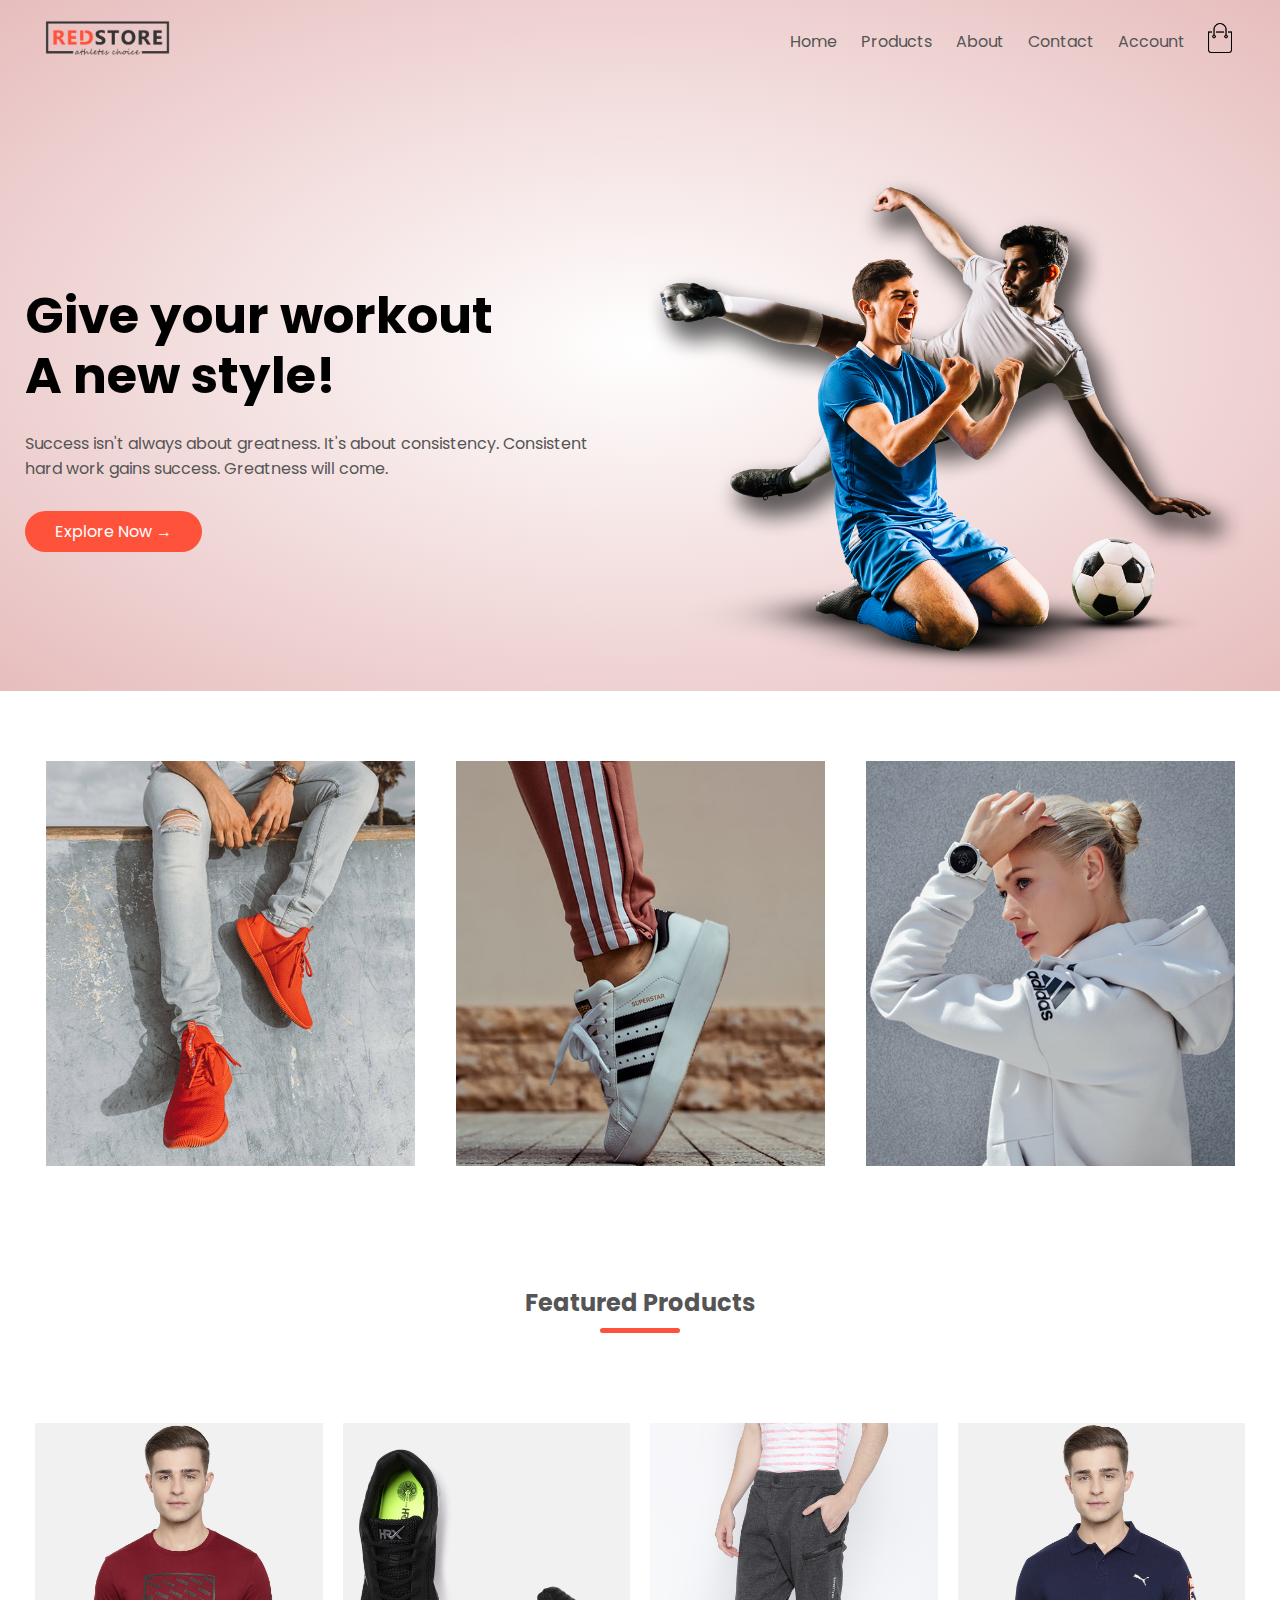
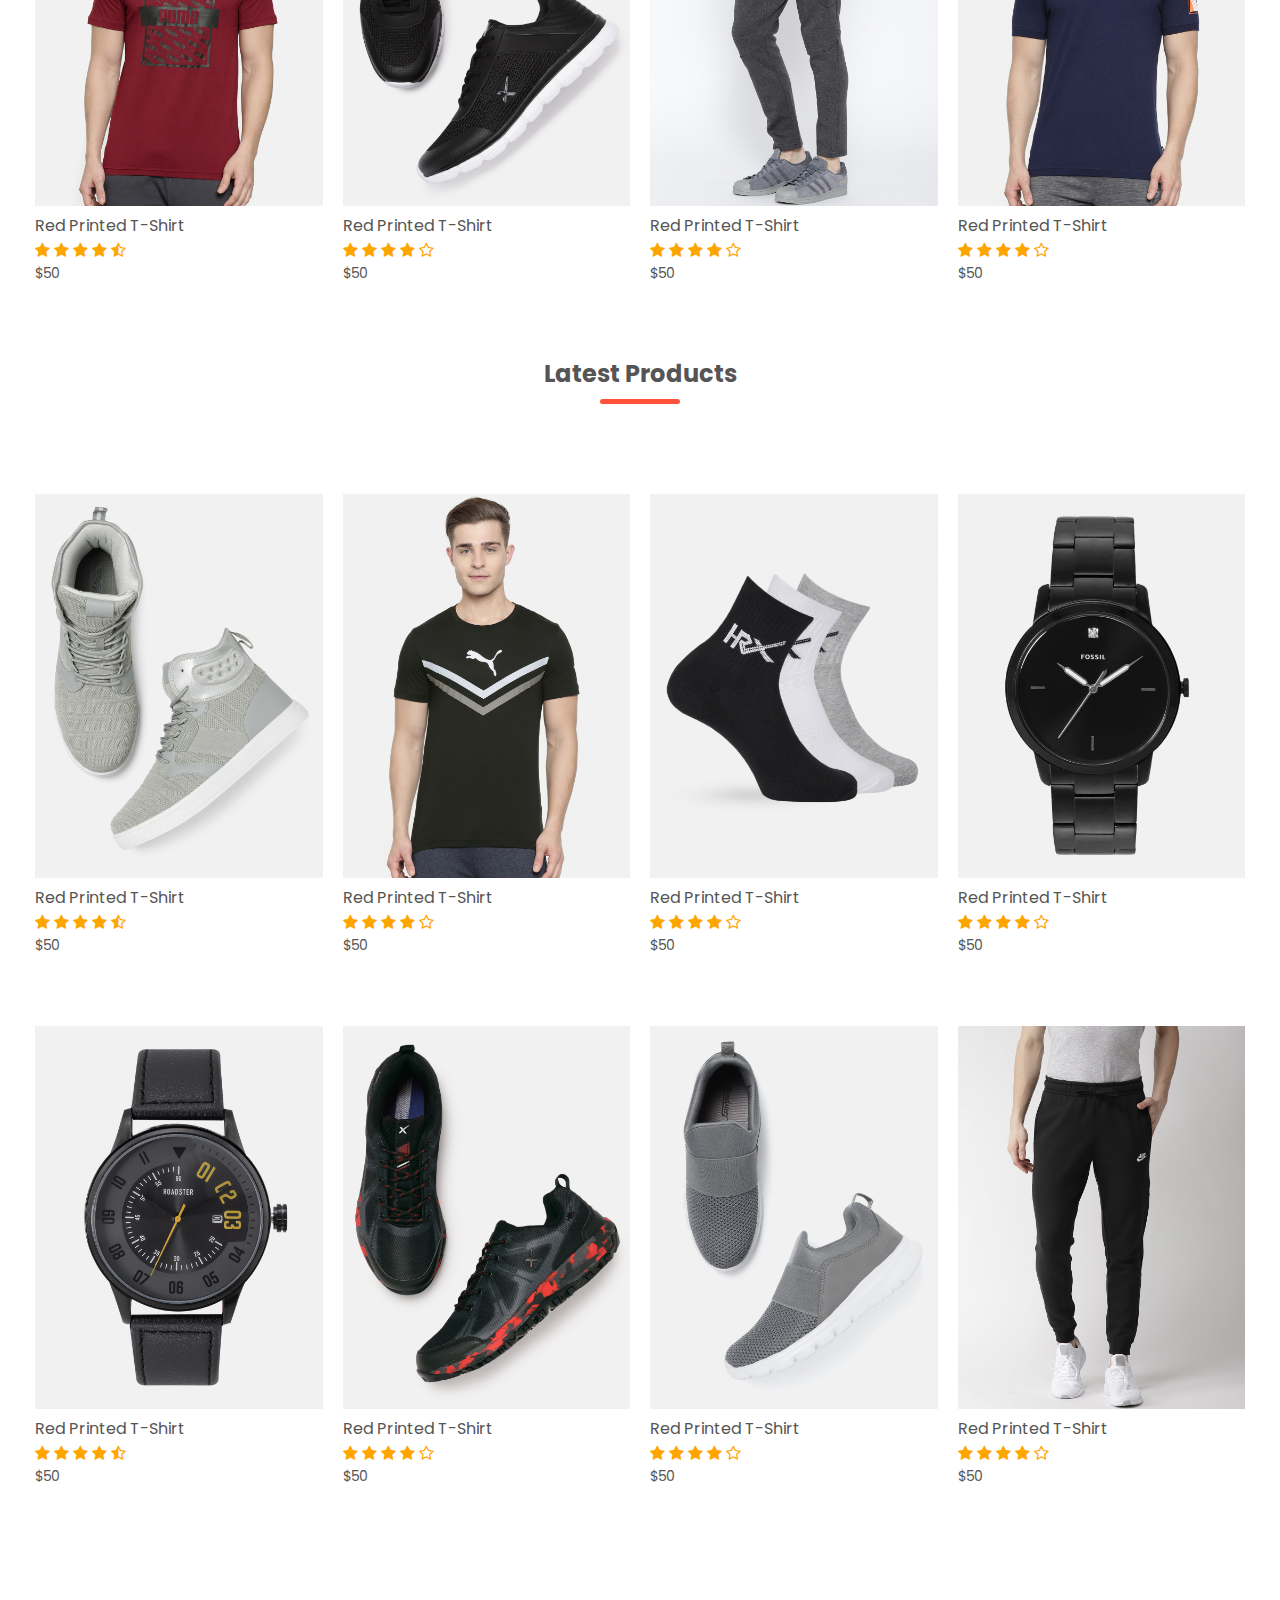
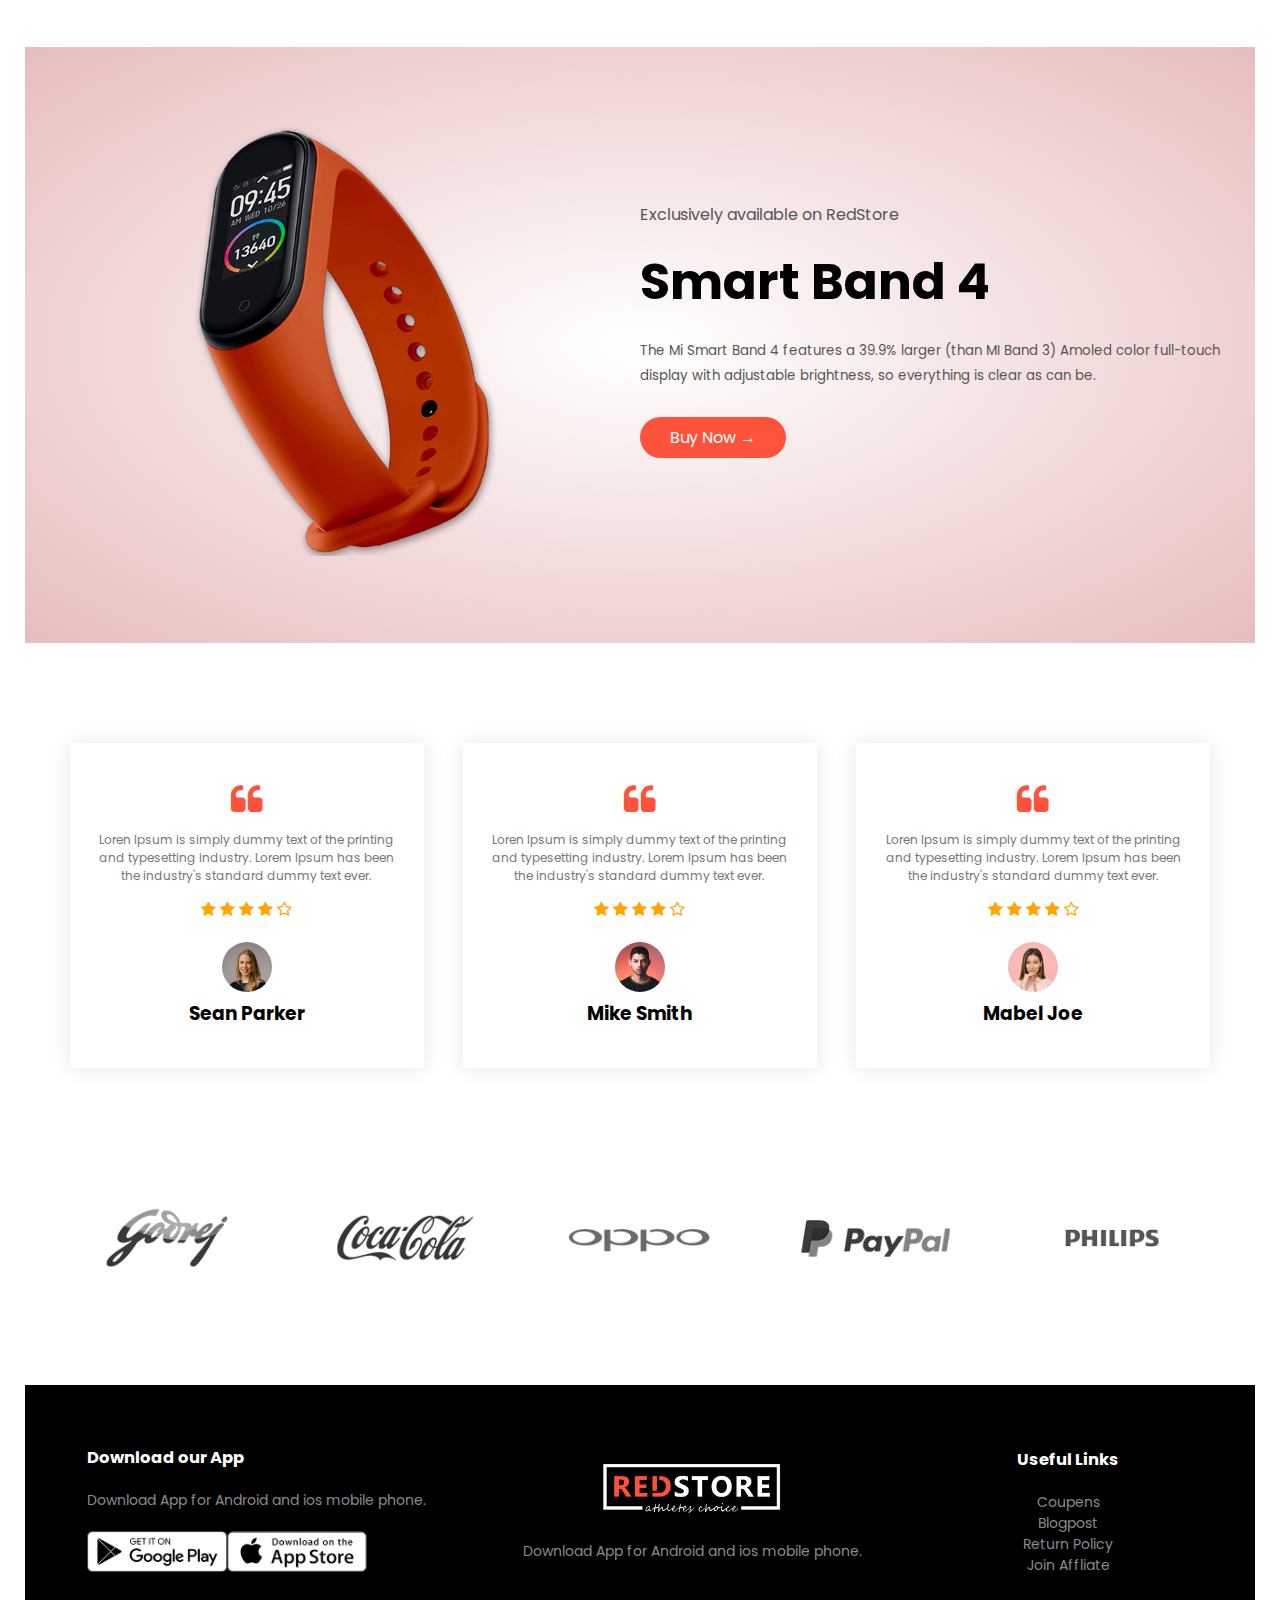
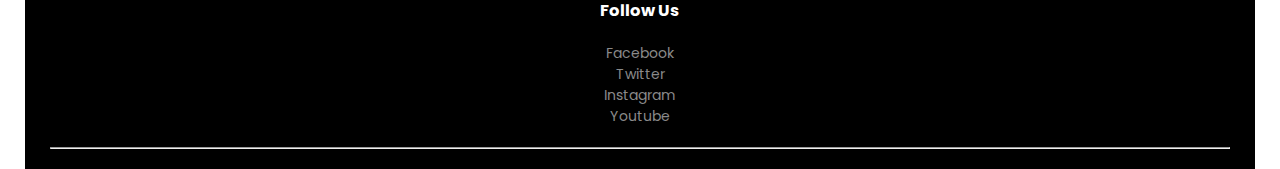
<file: index.html>
<!DOCTYPE html>
<html lang="en">
  <head>
    <meta charset="UTF-8" />
    <meta name="'viewport" content="width=device-width , initial-scale=1.0"> 
    <meta http-equiv="X-UA-Compatible" content="IE=edge" />
    <meta name="viewport" content="width=device-width, initial-scale=1.0" />
    <title>RedStore | Ecommerce Website</title>
    <link rel="stylesheet" href="style.css" />
    <link rel="preconnect" href="https://fonts.googleapis.com" />
    <link rel="preconnect" href="https://fonts.gstatic.com" crossorigin />
    <link
      href="https://fonts.googleapis.com/css2?family=Poppins:wght@300;400;500;600&display=swap"
      rel="stylesheet"
    />
    <link
      rel="stylesheet"
      href="https://cdnjs.cloudflare.com/ajax/libs/font-awesome/4.7.0/css/font-awesome.min.css"
    />
  </head>
  <body>
    <div class="header">
      <div class="container">
        <div class="navbar">
          <div class="logo">
            <a href="index.html"><img src="images/logo.png" width="125px" /></a>
          </div>
          <nav>
            <ul id="MenuItems">
              <li><a href="index.html">Home</a></li>
              <li><a href="products.html">Products</a></li>
              <li><a href="">About</a></li>
              <li><a href="">Contact</a></li>
              

              <li><a href="account.html">Account</a></li>
            </ul>
          </nav>
          <a href="cart.html"><img src="images/cart.png" width="30px" height="30px" /></a>
          <img src="images/menu.png" class="menu-icon" onclick="menutoggle()" />
        </div>
        <div class="row">
          <div class="col-2">
            <h1>
              Give your workout <br />
              A new style!
            </h1>
            <p>
              Success isn't always about greatness. It's about consistency.
              Consistent <br />
              hard work gains success. Greatness will come.
            </p>
            <a href="" class="btn">Explore Now &#8594;</a>
          </div>
          <div class="col-2"><img src="images/image1.png" alt="" /></div>
        </div>
      </div>
    </div>
    <!-- featured categories -->
    <div class="categories">
      <div class="small-container">
        <div class="row">
          <div class="col-3">
            <img src="images/category-1.jpg" />
          </div>
          <div class="col-3">
            <img src="images/category-2.jpg" />
          </div>
          <div class="col-3">
            <img src="images/category-3.jpg" />
          </div>
        </div>
      </div>
    </div>

    <!-- featured products -->
    <div class="small-container">
      <h2 class="title">Featured Products</h2>
      <div class="row">
        <div class="col-4"  >
          <a href="product-details.html"><img src="images/product-1.jpg" /></a>
          <a href="product-details.html"><h4 >Red Printed T-Shirt</h4></a>

          <div class="rating">
            <i class="fa fa-star"></i>
            <i class="fa fa-star"></i>
            <i class="fa fa-star"></i>
            <i class="fa fa-star"></i>
            <i class="fa fa-star-half-o"></i>
          </div>
          <p>$50</p>
        </div>
        <div class="col-4">
          <img src="images/product-2.jpg" />
          <h4>Red Printed T-Shirt</h4>

          <div class="rating">
            <i class="fa fa-star"></i>
            <i class="fa fa-star"></i>
            <i class="fa fa-star"></i>
            <i class="fa fa-star"></i>
            <i class="fa fa-star-o"></i>
          </div>
          <p>$50</p>
        </div>
        <div class="col-4">
          <img src="images/product-3.jpg" />
          <h4>Red Printed T-Shirt</h4>

          <div class="rating">
            <i class="fa fa-star"></i>
            <i class="fa fa-star"></i>
            <i class="fa fa-star"></i>
            <i class="fa fa-star"></i>
            <i class="fa fa-star-o"></i>
          </div>
          <p>$50</p>
        </div>
        <div class="col-4">
          <img src="images/product-4.jpg" />
          <h4>Red Printed T-Shirt</h4>

          <div class="rating">
            <i class="fa fa-star"></i>
            <i class="fa fa-star"></i>
            <i class="fa fa-star"></i>
            <i class="fa fa-star"></i>
            <i class="fa fa-star-o"></i>
          </div>
          <p>$50</p>
        </div>
      </div>
      <h2 class="title">Latest Products</h2>
      <div class="row">
        <div class="col-4">
          <img src="images/product-5.jpg" />
          <h4>Red Printed T-Shirt</h4>

          <div class="rating">
            <i class="fa fa-star"></i>
            <i class="fa fa-star"></i>
            <i class="fa fa-star"></i>
            <i class="fa fa-star"></i>
            <i class="fa fa-star-half-o"></i>
          </div>
          <p>$50</p>
        </div>
        <div class="col-4">
          <img src="images/product-6.jpg" />
          <h4>Red Printed T-Shirt</h4>

          <div class="rating">
            <i class="fa fa-star"></i>
            <i class="fa fa-star"></i>
            <i class="fa fa-star"></i>
            <i class="fa fa-star"></i>
            <i class="fa fa-star-o"></i>
          </div>
          <p>$50</p>
        </div>
        <div class="col-4">
          <img src="images/product-7.jpg" />
          <h4>Red Printed T-Shirt</h4>

          <div class="rating">
            <i class="fa fa-star"></i>
            <i class="fa fa-star"></i>
            <i class="fa fa-star"></i>
            <i class="fa fa-star"></i>
            <i class="fa fa-star-o"></i>
          </div>
          <p>$50</p>
        </div>
        <div class="col-4">
          <img src="images/product-8.jpg" />
          <h4>Red Printed T-Shirt</h4>

          <div class="rating">
            <i class="fa fa-star"></i>
            <i class="fa fa-star"></i>
            <i class="fa fa-star"></i>
            <i class="fa fa-star"></i>
            <i class="fa fa-star-o"></i>
          </div>
          <p>$50</p>
        </div>
        <div class="row">
          <div class="col-4">
            <img src="images/product-9.jpg" />
            <h4>Red Printed T-Shirt</h4>

            <div class="rating">
              <i class="fa fa-star"></i>
              <i class="fa fa-star"></i>
              <i class="fa fa-star"></i>
              <i class="fa fa-star"></i>
              <i class="fa fa-star-half-o"></i>
            </div>
            <p>$50</p>
          </div>
          <div class="col-4">
            <img src="images/product-10.jpg" />
            <h4>Red Printed T-Shirt</h4>

            <div class="rating">
              <i class="fa fa-star"></i>
              <i class="fa fa-star"></i>
              <i class="fa fa-star"></i>
              <i class="fa fa-star"></i>
              <i class="fa fa-star-o"></i>
            </div>
            <p>$50</p>
          </div>
          <div class="col-4">
            <img src="images/product-11.jpg" />
            <h4>Red Printed T-Shirt</h4>

            <div class="rating">
              <i class="fa fa-star"></i>
              <i class="fa fa-star"></i>
              <i class="fa fa-star"></i>
              <i class="fa fa-star"></i>
              <i class="fa fa-star-o"></i>
            </div>
            <p>$50</p>
          </div>
          <div class="col-4">
            <img src="images/product-12.jpg" />
            <h4>Red Printed T-Shirt</h4>

            <div class="rating">
              <i class="fa fa-star"></i>
              <i class="fa fa-star"></i>
              <i class="fa fa-star"></i>
              <i class="fa fa-star"></i>
              <i class="fa fa-star-o"></i>
            </div>
            <p>$50</p>
          </div>
        </div>

        
      </div>
      <!------offer------>
      <div class="offer">
        <div class="small-container">
          <div class="row">
            <div class="col-2">
              <img src="images/exclusive.png" class="offer-img" />
            </div>
            <div class="col-2">
                <p>Exclusively available on RedStore</p>
                <h1>Smart Band 4</h1>
                <small
                  >The Mi Smart Band 4 features a 39.9% larger (than MI Band 3)
                  Amoled color full-touch display with adjustable brightness, so
                  everything is clear as can be.
                  
                </small> <br>
                <a href="" class="btn">Buy Now &#8594</a> 
             </div>
             
          
        </div>
      </div>
    </div>
    <!-- testimonial -->
    <div class="testimonial">
        <div class="small-container">
            <div class="row">
                <div class="col-3">
                    <i class="fa fa-quote-left"></i><p>
                    Loren Ipsum is simply dummy text of the printing and typesetting industry. Lorem Ipsum has been the industry's standard dummy text ever.
                </p><div class="rating">
                    <i class="fa fa-star"></i>
                    <i class="fa fa-star"></i>
                    <i class="fa fa-star"></i>
                    <i class="fa fa-star"></i>
                    <i class="fa fa-star-o"></i>
                </div>
                <img src="images/user-1.png" >
                <h3>Sean Parker</h3>
        </div>
        <div class="col-3">
            <i class="fa fa-quote-left"></i><p>
            Loren Ipsum is simply dummy text of the printing and typesetting industry. Lorem Ipsum has been the industry's standard dummy text ever.
        </p><div class="rating">
            <i class="fa fa-star"></i>
            <i class="fa fa-star"></i>
            <i class="fa fa-star"></i>
            <i class="fa fa-star"></i>
            <i class="fa fa-star-o"></i>
        </div>
        <img src="images/user-2.png" >
        <h3>Mike Smith</h3>
</div>
<div class="col-3">
    <i class="fa fa-quote-left"></i><p>
    Loren Ipsum is simply dummy text of the printing and typesetting industry. Lorem Ipsum has been the industry's standard dummy text ever.
</p><div class="rating">
    <i class="fa fa-star"></i>
    <i class="fa fa-star"></i>
    <i class="fa fa-star"></i>
    <i class="fa fa-star"></i>
    <i class="fa fa-star-o"></i>
</div>
<img src="images/user-3.png" >
<h3>Mabel Joe</h3>
</div>
                
        </div>
    </div>
    <!-- ------brands----- -->
    <div class="brands">
        <div class="small-container"> 
            <div class="row">
                <div class="col-5"><img src="images/logo-godrej.png" ></div>
           
                <div class="col-5"><img src="images/logo-coca-cola.png" ></div>
            
                <div class="col-5"><img src="images/logo-oppo.png" ></div>
         
                <div class="col-5"><img src="images/logo-paypal.png" ></div>
           
                <div class="col-5"><img src="images/logo-philips.png" ></div>
           
            </div>
        </div>

    </div>
    <!-- ------footer----- -->
    <div class="footer">
        <div class="container">
            <div class="row">
                <div class="footer-col-1">
                <h3>Download our App</h3>
                <p>Download App for Android and ios mobile phone. </p>
                <div class="app-logo"><img src="images/play-store.png" alt=""><img src="images/app-store.png" alt=""></div>
                </div>
                <div class="footer-col-2">
                    <img src="images/logo-white.png" alt="">
                    <p>Download App for Android and ios mobile phone. </p>
                    </div>
                    <div class="footer-col-3">
                        <h3>Useful Links</h3>
                        <ul><li>Coupens</li>
                        <li>Blogpost</li>
                    <li>Return Policy</li>
                    <li>Join Affliate</li>
                </ul>
                        </div>
                        <div class="footer-col-4">
                            <h3>Follow Us</h3>
                            <ul><li>Facebook</li>
                            <li>Twitter</li>
                        <li>Instagram </li>
                        <li>Youtube</li>
                    </ul>
                            </div>
            </div>
            <hr>
        </div>
    </div>
    <!-- js for togglemenu -->
    <script>
        var MenuItems = document.getElementById('MenuItems')
        MenuItems.style.maxHeight = '0px'
        function menutoggle(){
            if(MenuItems.style.maxHeight == '0px'){
                MenuItems.style.maxHeight ='200px'
            }else{
                MenuItems.style.maxHeight = '0px'
            }

        }
    </script>
  </body>
</html>
</file>
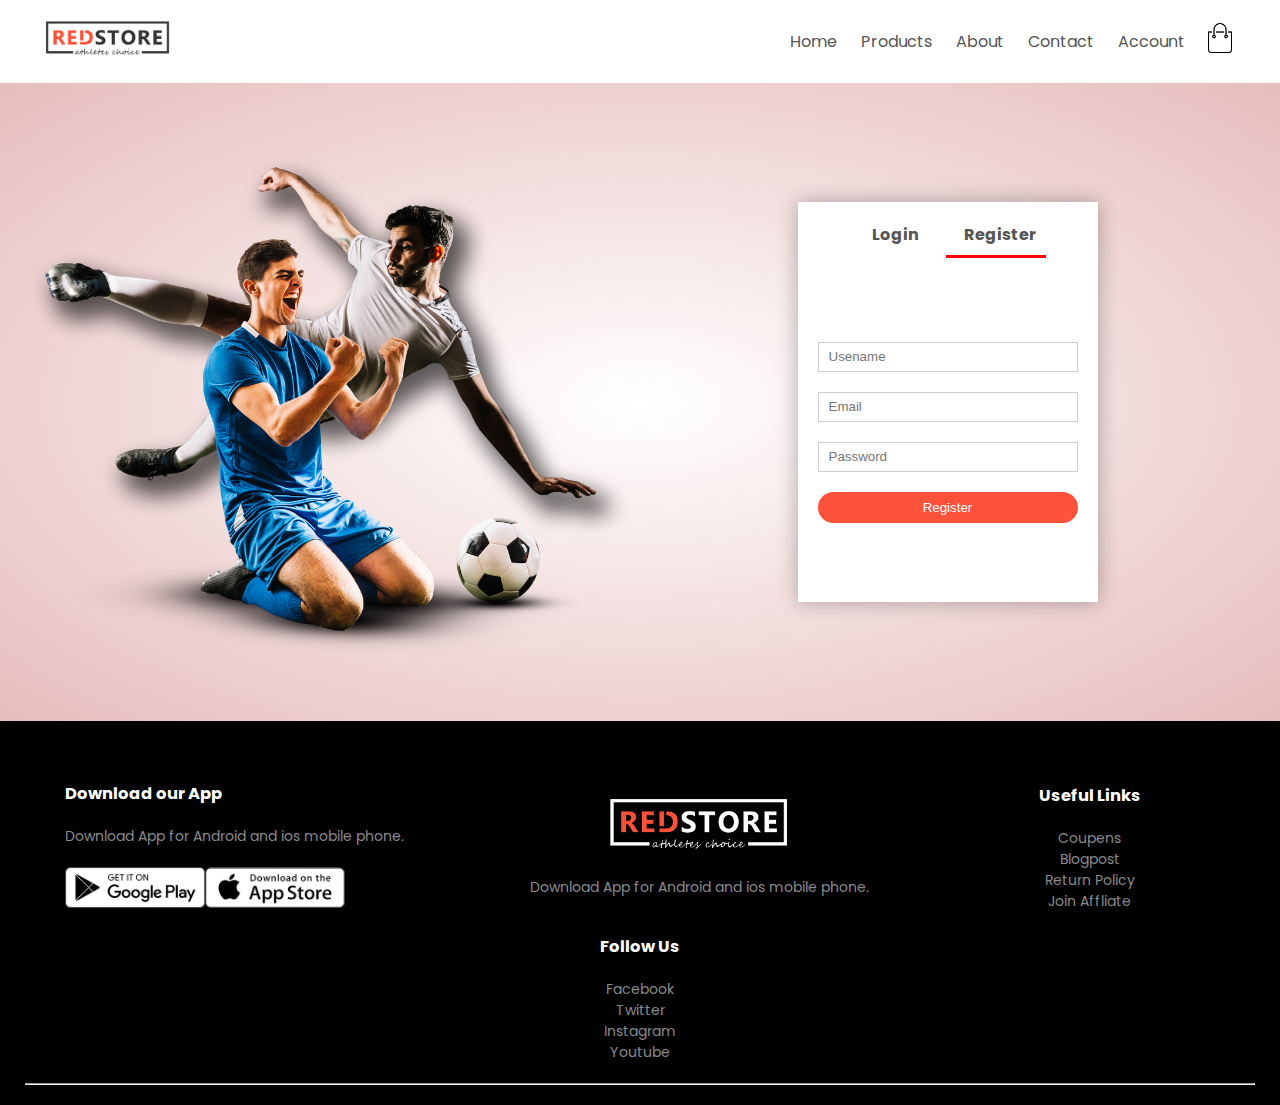
<file: account.html>
<!DOCTYPE html>
<html lang="en">
  <head>
    <meta charset="UTF-8" />
    <meta name="'viewport" content="width=device-width , initial-scale=1.0" />
    <meta http-equiv="X-UA-Compatible" content="IE=edge" />
    <meta name="viewport" content="width=device-width, initial-scale=1.0" />
    <title>All Products - RedStore | Ecommerce Website</title>
    <link rel="stylesheet" href="style.css" />
    <link rel="preconnect" href="https://fonts.googleapis.com" />
    <link rel="preconnect" href="https://fonts.gstatic.com" crossorigin />
    <link
      href="https://fonts.googleapis.com/css2?family=Poppins:wght@300;400;500;600&display=swap"
      rel="stylesheet"
    />
    <link
      rel="stylesheet"
      href="https://cdnjs.cloudflare.com/ajax/libs/font-awesome/4.7.0/css/font-awesome.min.css"
    />
  </head>
  <body>
    <div class="container">
      <div class="navbar">
        <div class="logo">
          <a href="index.html"><img src="images/logo.png" width="125px" /></a>
        </div>
        <nav>
          <ul id="MenuItems">
            <li><a href="index.html">Home</a></li>
            <li><a href="products.html">Products</a></li>
            <li><a href="">About</a></li>
            <li><a href="">Contact</a></li>
            <li><a href="account.html">Account</a></li>
          </ul>
        </nav>
        <a href="cart.html"
          ><img src="images/cart.png" width="30px" height="30px"
        /></a>
        <img src="images/menu.png" class="menu-icon" onclick="menutoggle()" />
      </div>
    </div>

    <!-- account page -->
    <div class="account-page">
      <div class="container">
        <div class="row">
          <div class="col-2"><img src="images/image1.png" width="100%" /></div>
          <div class="col-2">
            <div class="form-container">
              <div class="form-btn">
                <span onclick="login()">Login</span>
                <span onclick="register()">Register</span>
                <hr id="Indicator" />
              </div>
              <form id="LoginForm">
                <input type="text" placeholder="Usename" />
                <input type="password" placeholder="Password" />
                <button type="submit" class="btn">Login</button>
                <a href="">Forgot password</a>
              </form>
              <form id="RegForm">
                <input type="text" placeholder="Usename" />
                <input type="email" placeholder="Email" />
                <input type="password" placeholder="Password" />
                <button type="submit" class="btn">Register</button>
              </form>
            </div>
          </div>
        </div>
      </div>
    </div>

    <!-- ------footer----- -->
    <div class="footer">
      <div class="container">
        <div class="row">
          <div class="footer-col-1">
            <h3>Download our App</h3>
            <p>Download App for Android and ios mobile phone.</p>
            <div class="app-logo">
              <img src="images/play-store.png" alt="" /><img
                src="images/app-store.png"
                alt=""
              />
            </div>
          </div>
          <div class="footer-col-2">
            <img src="images/logo-white.png" alt="" />
            <p>Download App for Android and ios mobile phone.</p>
          </div>
          <div class="footer-col-3">
            <h3>Useful Links</h3>
            <ul>
              <li>Coupens</li>
              <li>Blogpost</li>
              <li>Return Policy</li>
              <li>Join Affliate</li>
            </ul>
          </div>
          <div class="footer-col-4">
            <h3>Follow Us</h3>
            <ul>
              <li>Facebook</li>
              <li>Twitter</li>
              <li>Instagram</li>
              <li>Youtube</li>
            </ul>
          </div>
        </div>
        <hr />
      </div>
    </div>
    <!-- js for togglemenu -->
    <script>
      var MenuItems = document.getElementById("MenuItems");
      MenuItems.style.maxHeight = "0px";
      function menutoggle() {
        if (MenuItems.style.maxHeight == "0px") {
          MenuItems.style.maxHeight = "200px";
        } else {
          MenuItems.style.maxHeight = "0px";
        }
      }

      //   <!-- js for toggle form -->
    </script>

    <script>
      var LoginForm = document.getElementById("LoginForm");
      var RegForm = document.getElementById("RegForm");
      var Indicator = document.getElementById("Indicator");

      function register() {
        RegForm.style.transform = "translateX(0px)";
        LoginForm.style.transform = "translateX(0px)";
        Indicator.style.transform = "translateX(100px)";
      }
      function login() {
        RegForm.style.transform = "translateX(300px)";
        LoginForm.style.transform = "translateX(300px)";
        Indicator.style.transform = "translateX(0px)";
      }
    </script>
  </body>
</html>
</file>
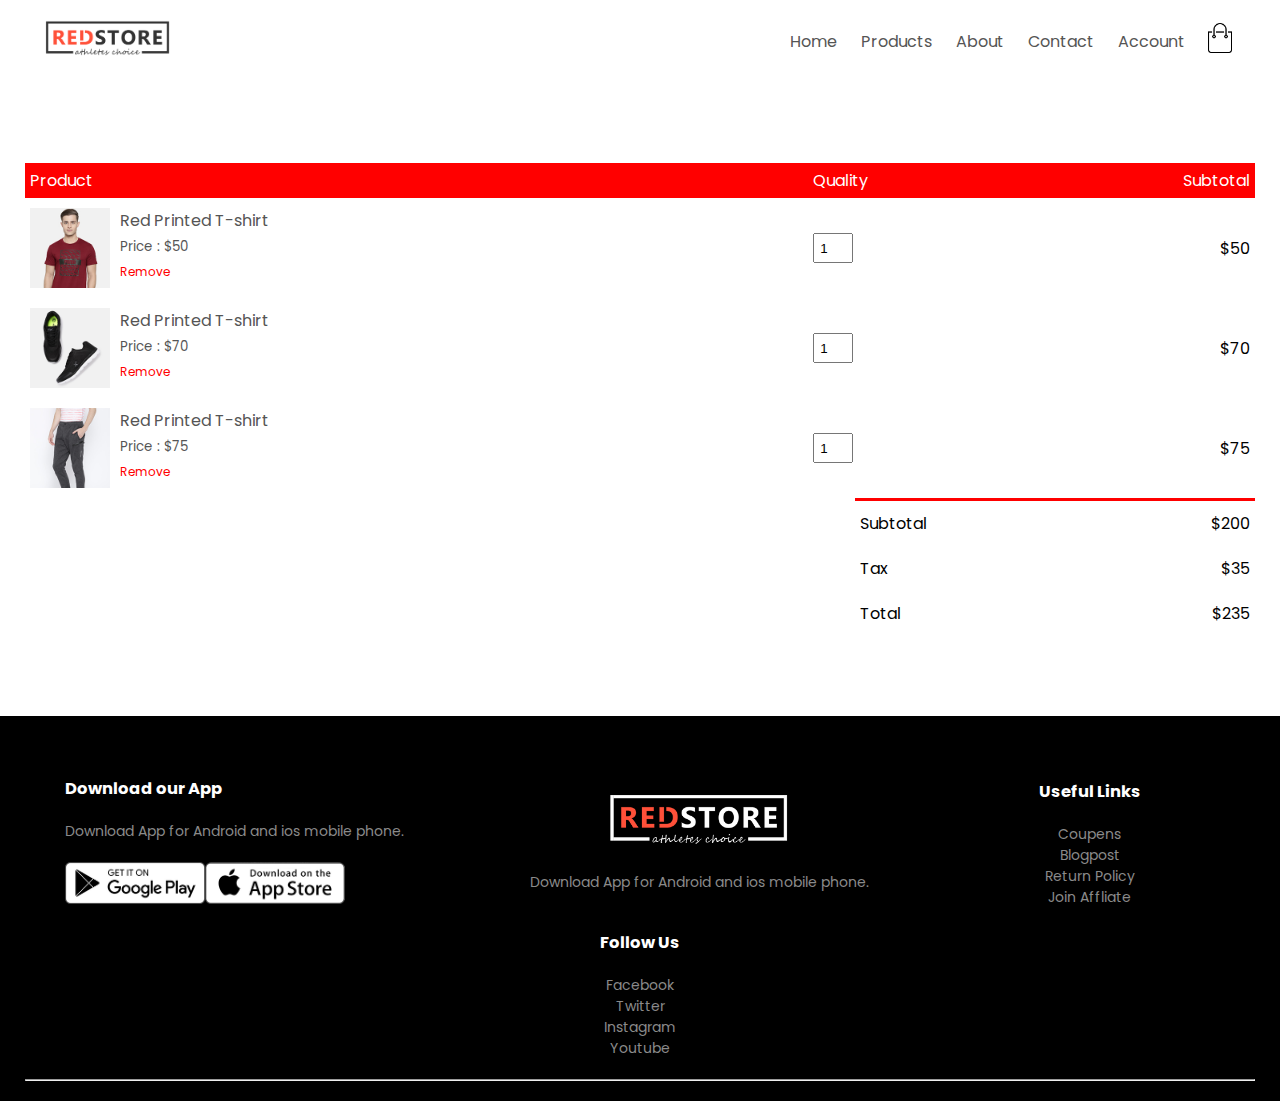
<file: cart.html>
<!DOCTYPE html>
<html lang="en">
  <head>
    <meta charset="UTF-8" />
    <meta name="'viewport" content="width=device-width , initial-scale=1.0" />
    <meta http-equiv="X-UA-Compatible" content="IE=edge" />
    <meta name="viewport" content="width=device-width, initial-scale=1.0" />
    <title>All Products - RedStore | Ecommerce Website</title>
    <link rel="stylesheet" href="style.css" />
    <link rel="preconnect" href="https://fonts.googleapis.com" />
    <link rel="preconnect" href="https://fonts.gstatic.com" crossorigin />
    <link
      href="https://fonts.googleapis.com/css2?family=Poppins:wght@300;400;500;600&display=swap"
      rel="stylesheet"
    />
    <link
      rel="stylesheet"
      href="https://cdnjs.cloudflare.com/ajax/libs/font-awesome/4.7.0/css/font-awesome.min.css"
    />
  </head>
  <body>
    <div class="container">
      <div class="navbar">
        <div class="logo">
          <a href="index.html"><img src="images/logo.png" width="125px" /></a>
        </div>
        <nav>
          <ul id="MenuItems">
            <li><a href="index.html">Home</a></li>
            <li><a href="products.html">Products</a></li>
            <li><a href="">About</a></li>
            <li><a href="">Contact</a></li>
            <li><a href="account.html">Account</a></li>
          </ul>
        </nav>
        <a href="cart.html"
          ><img src="images/cart.png" width="30px" height="30px"
        /></a>
        <img src="images/menu.png" class="menu-icon" onclick="menutoggle()" />
      </div>
    </div>

    <!-- cart item details -->
    <div class="small-container cart-page">
      <table>
        <tr>
          <th>Product</th>
          <th>Quality</th>
          <th>Subtotal</th>
        </tr>
        <tr>
          <td>
            <div class="cart-info">
              <img src="images/buy-1.jpg" />
              <div>
                <p>Red Printed T-shirt</p>
                <small>Price : $50</small>
                <br />
                <a href="">Remove</a>
              </div>
            </div>
          </td>
          <td><input type="number" value="1" /></td>
          <td>$50</td>
        </tr>
        <tr>
          <td>
            <div class="cart-info">
              <img src="images/buy-2.jpg" />
              <div>
                <p>Red Printed T-shirt</p>
                <small>Price : $70</small>
                <br />
                <a href="">Remove</a>
              </div>
            </div>
          </td>
          <td><input type="number" value="1" /></td>
          <td>$70</td>
        </tr>
        <tr>
          <td>
            <div class="cart-info">
              <img src="images/buy-3.jpg" />
              <div>
                <p>Red Printed T-shirt</p>
                <small>Price : $75</small>
                <br />
                <a href="">Remove</a>
              </div>
            </div>
          </td>
          <td><input type="number" value="1" /></td>
          <td>$75</td>
        </tr>
      </table>
      <div class="total-price">
        <table>
          <tr>
            <td>Subtotal</td>
            <td>$200</td>
          </tr>
          <tr>
            <td>Tax</td>
            <td>$35</td>
          </tr>
          <tr>
            <td>Total</td>
            <td>$235</td>
          </tr>
        </table>
      </div>
    </div>

    <!-- ------footer----- -->
    <div class="footer">
      <div class="container">
        <div class="row">
          <div class="footer-col-1">
            <h3>Download our App</h3>
            <p>Download App for Android and ios mobile phone.</p>
            <div class="app-logo">
              <img src="images/play-store.png" alt="" /><img
                src="images/app-store.png"
                alt=""
              />
            </div>
          </div>
          <div class="footer-col-2">
            <img src="images/logo-white.png" alt="" />
            <p>Download App for Android and ios mobile phone.</p>
          </div>
          <div class="footer-col-3">
            <h3>Useful Links</h3>
            <ul>
              <li>Coupens</li>
              <li>Blogpost</li>
              <li>Return Policy</li>
              <li>Join Affliate</li>
            </ul>
          </div>
          <div class="footer-col-4">
            <h3>Follow Us</h3>
            <ul>
              <li>Facebook</li>
              <li>Twitter</li>
              <li>Instagram</li>
              <li>Youtube</li>
            </ul>
          </div>
        </div>
        <hr />
      </div>
    </div>
    <!-- js for togglemenu -->
    <script>
      var MenuItems = document.getElementById("MenuItems");
      MenuItems.style.maxHeight = "0px";
      function menutoggle() {
        if (MenuItems.style.maxHeight == "0px") {
          MenuItems.style.maxHeight = "200px";
        } else {
          MenuItems.style.maxHeight = "0px";
        }
      }
    </script>
  </body>
</html>
</file>
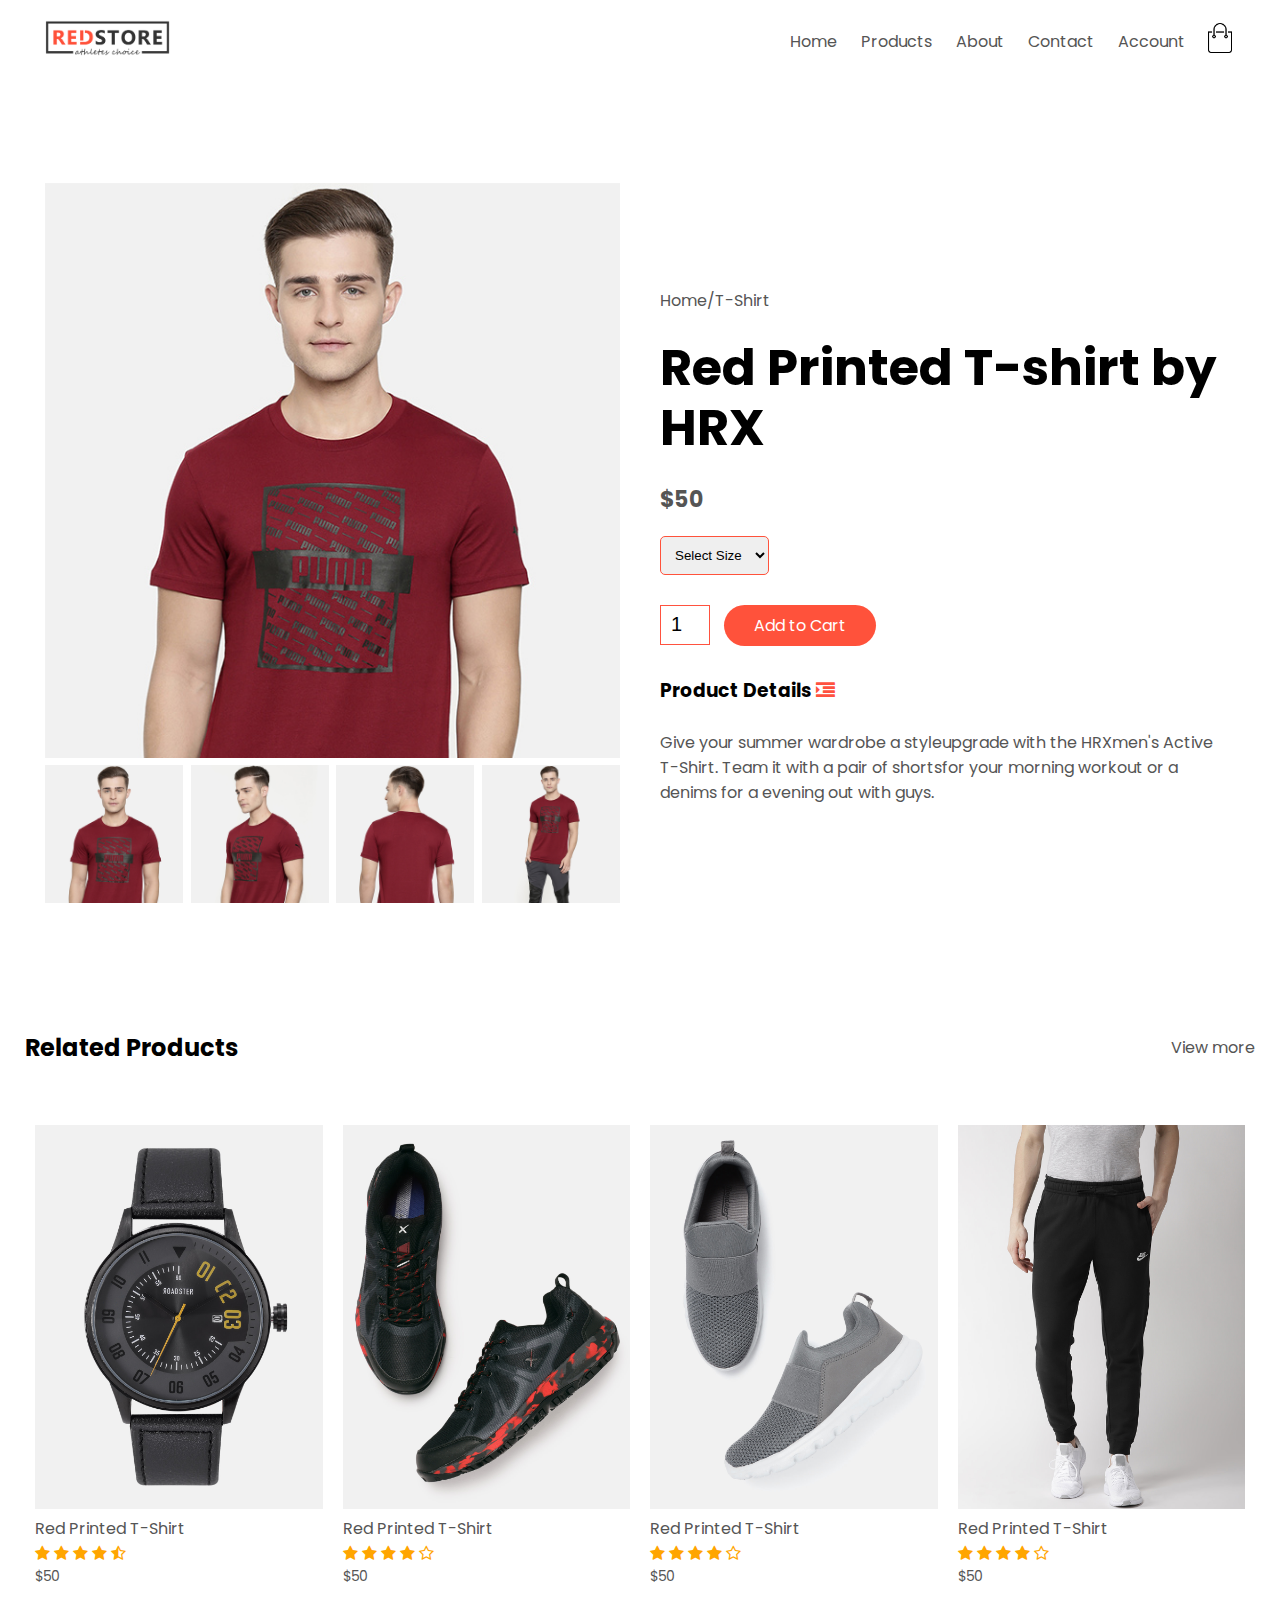
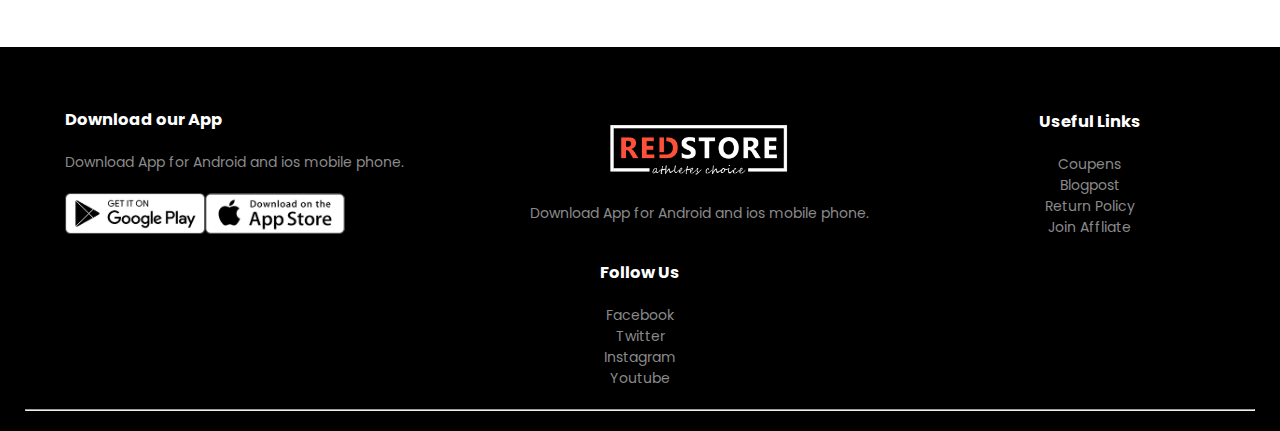
<file: product-details.html>
<!DOCTYPE html>
<html lang="en">
  <head>
    <meta charset="UTF-8" />
    <meta name="'viewport" content="width=device-width , initial-scale=1.0" />
    <meta http-equiv="X-UA-Compatible" content="IE=edge" />
    <meta name="viewport" content="width=device-width, initial-scale=1.0" />
    <title>All Products - RedStore | Ecommerce Website</title>
    <link rel="stylesheet" href="style.css" />
    <link rel="preconnect" href="https://fonts.googleapis.com" />
    <link rel="preconnect" href="https://fonts.gstatic.com" crossorigin />
    <link
      href="https://fonts.googleapis.com/css2?family=Poppins:wght@300;400;500;600&display=swap"
      rel="stylesheet"
    />
    <link
      rel="stylesheet"
      href="https://cdnjs.cloudflare.com/ajax/libs/font-awesome/4.7.0/css/font-awesome.min.css"
    />
  </head>
  <body>
    <div class="container">
      <div class="navbar">
        <div class="logo">
          <a href="index.html"><img src="images/logo.png" width="125px" /></a>
        </div>
        <nav>
          <ul id="MenuItems">
            <li><a href="index.html">Home</a></li>
            <li><a href="products.html">Products</a></li>
            <li><a href="">About</a></li>
            <li><a href="">Contact</a></li>
            <li><a href="account.html">Account</a></li>
          </ul>
        </nav>
        <a href="cart.html"
          ><img src="images/cart.png" width="30px" height="30px"
        /></a>
        <img src="images/menu.png" class="menu-icon" onclick="menutoggle()" />
      </div>
    </div>

    <!-- ------single product details----- -->

    <div class="small-container single-product">
      <div class="row">
        <div class="col-2">
          <img src="images/gallery-1.jpg" width="100%" id="ProductImg" />
          <div class="small-img-row">
            <div class="small-img-col">
              <img src="images/gallery-1.jpg" width="100%" class="small-img" />
            </div>
            <div class="small-img-col">
              <img src="images/gallery-2.jpg" width="100%" class="small-img" />
            </div>
            <div class="small-img-col">
              <img src="images/gallery-3.jpg" width="100%" class="small-img" />
            </div>
            <div class="small-img-col">
              <img src="images/gallery-4.jpg" width="100%" class="small-img" />
            </div>
          </div>
        </div>
        <div class="col-2">
          <p>Home/T-Shirt</p>
          <h1>Red Printed T-shirt by HRX</h1>
          <h4>$50</h4>
          <select>
            <option>Select Size</option>
            <option>XXL</option>
            <option>XL</option>
            <option>Large</option>
            <option>Medium</option>
            <option>Small</option>
          </select>
          <input type="number" value="1" />
          <a href="" class="btn">Add to Cart</a>
          <h3>Product Details <i class="fa fa-indent"></i></h3>
          <br />
          <p>
            Give your summer wardrobe a styleupgrade with the HRXmen's Active
            T-Shirt. Team it with a pair of shortsfor your morning workout or a
            denims for a evening out with guys.
          </p>
        </div>
      </div>
    </div>
    <!-- -------title-------- -->
    <div class="small-container">
      <div class="row row-2">
        <h2>Related Products</h2>
        <p>View more</p>
      </div>
    </div>
    <div class="small-container">
      <div class="row">
        <div class="col-4">
          <img src="images/product-9.jpg" />
          <h4>Red Printed T-Shirt</h4>

          <div class="rating">
            <i class="fa fa-star"></i>
            <i class="fa fa-star"></i>
            <i class="fa fa-star"></i>
            <i class="fa fa-star"></i>
            <i class="fa fa-star-half-o"></i>
          </div>
          <p>$50</p>
        </div>
        <div class="col-4">
          <img src="images/product-10.jpg" />
          <h4>Red Printed T-Shirt</h4>

          <div class="rating">
            <i class="fa fa-star"></i>
            <i class="fa fa-star"></i>
            <i class="fa fa-star"></i>
            <i class="fa fa-star"></i>
            <i class="fa fa-star-o"></i>
          </div>
          <p>$50</p>
        </div>
        <div class="col-4">
          <img src="images/product-11.jpg" />
          <h4>Red Printed T-Shirt</h4>

          <div class="rating">
            <i class="fa fa-star"></i>
            <i class="fa fa-star"></i>
            <i class="fa fa-star"></i>
            <i class="fa fa-star"></i>
            <i class="fa fa-star-o"></i>
          </div>
          <p>$50</p>
        </div>
        <div class="col-4">
          <img src="images/product-12.jpg" />
          <h4>Red Printed T-Shirt</h4>

          <div class="rating">
            <i class="fa fa-star"></i>
            <i class="fa fa-star"></i>
            <i class="fa fa-star"></i>
            <i class="fa fa-star"></i>
            <i class="fa fa-star-o"></i>
          </div>
          <p>$50</p>
        </div>
      </div>
    </div>

    <!-- ------footer----- -->
    <div class="footer">
      <div class="container">
        <div class="row">
          <div class="footer-col-1">
            <h3>Download our App</h3>
            <p>Download App for Android and ios mobile phone.</p>
            <div class="app-logo">
              <img src="images/play-store.png" alt="" /><img
                src="images/app-store.png"
                alt=""
              />
            </div>
          </div>
          <div class="footer-col-2">
            <img src="images/logo-white.png" alt="" />
            <p>Download App for Android and ios mobile phone.</p>
          </div>
          <div class="footer-col-3">
            <h3>Useful Links</h3>
            <ul>
              <li>Coupens</li>
              <li>Blogpost</li>
              <li>Return Policy</li>
              <li>Join Affliate</li>
            </ul>
          </div>
          <div class="footer-col-4">
            <h3>Follow Us</h3>
            <ul>
              <li>Facebook</li>
              <li>Twitter</li>
              <li>Instagram</li>
              <li>Youtube</li>
            </ul>
          </div>
        </div>
        <hr />
      </div>
    </div>
    <!-- js for togglemenu -->
    <script>
      var MenuItems = document.getElementById("MenuItems");
      MenuItems.style.maxHeight = "0px";
      function menutoggle() {
        if (MenuItems.style.maxHeight == "0px") {
          MenuItems.style.maxHeight = "200px";
        } else {
          MenuItems.style.maxHeight = "0px";
        }
      }

      var ProductImg = document.getElementById("ProductImg");
      var SmallImg = document.getElementsByClassName("small-img");

      SmallImg[0].onclick = function () {
        ProductImg.src = SmallImg[0].src;
      };
      SmallImg[1].onclick = function () {
        ProductImg.src = SmallImg[1].src;
      };
      SmallImg[2].onclick = function () {
        ProductImg.src = SmallImg[2].src;
      };
      SmallImg[3].onclick = function () {
        ProductImg.src = SmallImg[3].src;
      };

      //   <!-- -----js for product gallery----- -->
    </script>
  </body>
</html>
</file>
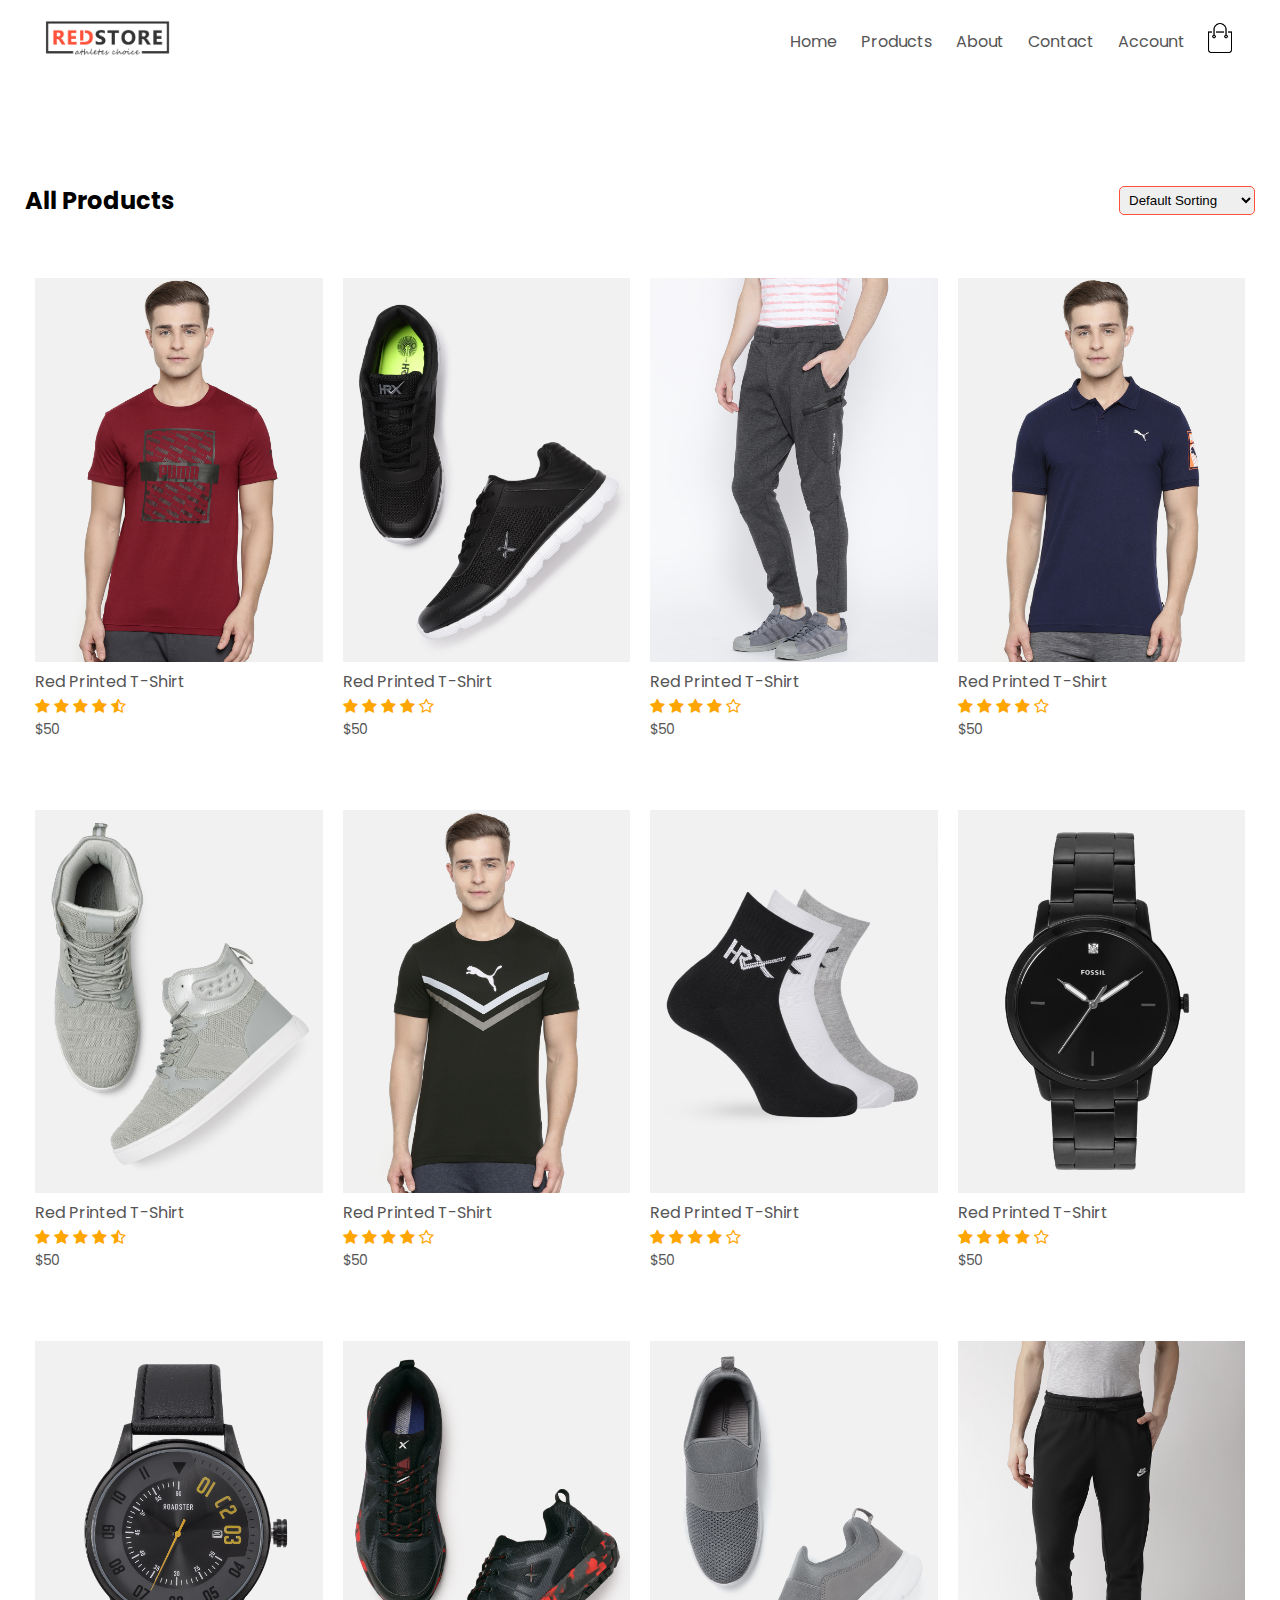
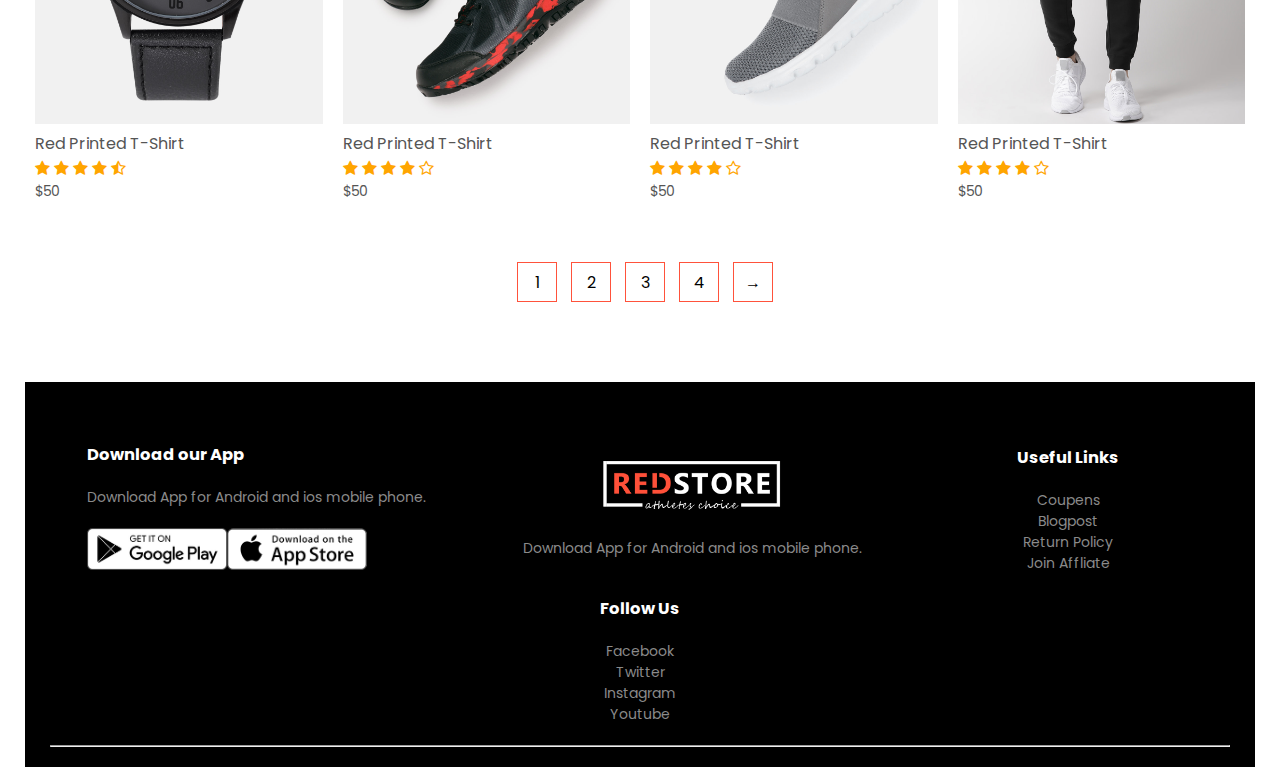
<file: products.html>
<!DOCTYPE html>
<html lang="en">
  <head>
    <meta charset="UTF-8" />
    <meta name="'viewport" content="width=device-width , initial-scale=1.0" />
    <meta http-equiv="X-UA-Compatible" content="IE=edge" />
    <meta name="viewport" content="width=device-width, initial-scale=1.0" />
    <title>All Products - RedStore | Ecommerce Website</title>
    <link rel="stylesheet" href="style.css" />
    <link rel="preconnect" href="https://fonts.googleapis.com" />
    <link rel="preconnect" href="https://fonts.gstatic.com" crossorigin />
    <link
      href="https://fonts.googleapis.com/css2?family=Poppins:wght@300;400;500;600&display=swap"
      rel="stylesheet"
    />
    <link
      rel="stylesheet"
      href="https://cdnjs.cloudflare.com/ajax/libs/font-awesome/4.7.0/css/font-awesome.min.css"
    />
  </head>
  <body>
    <div class="container">
      <div class="navbar">
        <div class="logo">
            <a href="index.html"><img src="images/logo.png" width="125px" /></a>
        </div>
        <nav>
          <ul id="MenuItems">
            <li><a href="index.html">Home</a></li>
            <li><a href="">Products</a></li>
            <li><a href="">About</a></li>
            <li><a href="">Contact</a></li>
            <li><a href="account.html">Account</a></li>
          </ul>
        </nav>
        <a href="cart.html"><img src="images/cart.png" width="30px" height="30px" /></a>        <img src="images/menu.png" class="menu-icon" onclick="menutoggle()" />
      </div>
    </div>

    <div class="small-container">
      <div class="row row-2">
        <h2>All Products</h2>
        <select>
          <option>Default Sorting</option>
          <option>Sort by price</option>
          <option>Sort by popularity</option>
          <option>Sort by rating</option>
          <option>Sort by sale</option>
        </select>
      </div>

      <div class="row">
        <div class="col-4">
          <img src="images/product-1.jpg" />
          <h4>Red Printed T-Shirt</h4>

          <div class="rating">
            <i class="fa fa-star"></i>
            <i class="fa fa-star"></i>
            <i class="fa fa-star"></i>
            <i class="fa fa-star"></i>
            <i class="fa fa-star-half-o"></i>
          </div>
          <p>$50</p>
        </div>
        <div class="col-4">
          <img src="images/product-2.jpg" />
          <h4>Red Printed T-Shirt</h4>

          <div class="rating">
            <i class="fa fa-star"></i>
            <i class="fa fa-star"></i>
            <i class="fa fa-star"></i>
            <i class="fa fa-star"></i>
            <i class="fa fa-star-o"></i>
          </div>
          <p>$50</p>
        </div>
        <div class="col-4">
          <img src="images/product-3.jpg" />
          <h4>Red Printed T-Shirt</h4>

          <div class="rating">
            <i class="fa fa-star"></i>
            <i class="fa fa-star"></i>
            <i class="fa fa-star"></i>
            <i class="fa fa-star"></i>
            <i class="fa fa-star-o"></i>
          </div>
          <p>$50</p>
        </div>
        <div class="col-4">
          <img src="images/product-4.jpg" />
          <h4>Red Printed T-Shirt</h4>

          <div class="rating">
            <i class="fa fa-star"></i>
            <i class="fa fa-star"></i>
            <i class="fa fa-star"></i>
            <i class="fa fa-star"></i>
            <i class="fa fa-star-o"></i>
          </div>
          <p>$50</p>
        </div>
      </div>
      <div class="row">
        <div class="col-4">
          <img src="images/product-5.jpg" />
          <h4>Red Printed T-Shirt</h4>

          <div class="rating">
            <i class="fa fa-star"></i>
            <i class="fa fa-star"></i>
            <i class="fa fa-star"></i>
            <i class="fa fa-star"></i>
            <i class="fa fa-star-half-o"></i>
          </div>
          <p>$50</p>
        </div>
        <div class="col-4">
          <img src="images/product-6.jpg" />
          <h4>Red Printed T-Shirt</h4>

          <div class="rating">
            <i class="fa fa-star"></i>
            <i class="fa fa-star"></i>
            <i class="fa fa-star"></i>
            <i class="fa fa-star"></i>
            <i class="fa fa-star-o"></i>
          </div>
          <p>$50</p>
        </div>
        <div class="col-4">
          <img src="images/product-7.jpg" />
          <h4>Red Printed T-Shirt</h4>

          <div class="rating">
            <i class="fa fa-star"></i>
            <i class="fa fa-star"></i>
            <i class="fa fa-star"></i>
            <i class="fa fa-star"></i>
            <i class="fa fa-star-o"></i>
          </div>
          <p>$50</p>
        </div>
        <div class="col-4">
          <img src="images/product-8.jpg" />
          <h4>Red Printed T-Shirt</h4>

          <div class="rating">
            <i class="fa fa-star"></i>
            <i class="fa fa-star"></i>
            <i class="fa fa-star"></i>
            <i class="fa fa-star"></i>
            <i class="fa fa-star-o"></i>
          </div>
          <p>$50</p>
        </div>
        <div class="row">
          <div class="col-4">
            <img src="images/product-9.jpg" />
            <h4>Red Printed T-Shirt</h4>

            <div class="rating">
              <i class="fa fa-star"></i>
              <i class="fa fa-star"></i>
              <i class="fa fa-star"></i>
              <i class="fa fa-star"></i>
              <i class="fa fa-star-half-o"></i>
            </div>
            <p>$50</p>
          </div>
          <div class="col-4">
            <img src="images/product-10.jpg" />
            <h4>Red Printed T-Shirt</h4>

            <div class="rating">
              <i class="fa fa-star"></i>
              <i class="fa fa-star"></i>
              <i class="fa fa-star"></i>
              <i class="fa fa-star"></i>
              <i class="fa fa-star-o"></i>
            </div>
            <p>$50</p>
          </div>
          <div class="col-4">
            <img src="images/product-11.jpg" />
            <h4>Red Printed T-Shirt</h4>

            <div class="rating">
              <i class="fa fa-star"></i>
              <i class="fa fa-star"></i>
              <i class="fa fa-star"></i>
              <i class="fa fa-star"></i>
              <i class="fa fa-star-o"></i>
            </div>
            <p>$50</p>
          </div>
          <div class="col-4">
            <img src="images/product-12.jpg" />
            <h4>Red Printed T-Shirt</h4>

            <div class="rating">
              <i class="fa fa-star"></i>
              <i class="fa fa-star"></i>
              <i class="fa fa-star"></i>
              <i class="fa fa-star"></i>
              <i class="fa fa-star-o"></i>
            </div>
            <p>$50</p>
          </div>
        </div>
        <div class="page-btn">
            <span>1</span>
            <span>2</span>
            <span>3</span>
            <span>4</span>
            <span>&#8594</span>
        </div>
    </div>

    <!-- ------footer----- -->
    <div class="footer">
      <div class="container">
        <div class="row">
          <div class="footer-col-1">
            <h3>Download our App</h3>
            <p>Download App for Android and ios mobile phone.</p>
            <div class="app-logo">
              <img src="images/play-store.png" alt="" /><img
                src="images/app-store.png"
                alt=""
              />
            </div>
          </div>
          <div class="footer-col-2">
            <img src="images/logo-white.png" alt="" />
            <p>Download App for Android and ios mobile phone.</p>
          </div>
          <div class="footer-col-3">
            <h3>Useful Links</h3>
            <ul>
              <li>Coupens</li>
              <li>Blogpost</li>
              <li>Return Policy</li>
              <li>Join Affliate</li>
            </ul>
          </div>
          <div class="footer-col-4">
            <h3>Follow Us</h3>
            <ul>
              <li>Facebook</li>
              <li>Twitter</li>
              <li>Instagram</li>
              <li>Youtube</li>
            </ul>
          </div>
        </div>
        <hr />
      </div>
    </div>
    <!-- js for togglemenu -->
    <script>
      var MenuItems = document.getElementById("MenuItems");
      MenuItems.style.maxHeight = "0px";
      function menutoggle() {
        if (MenuItems.style.maxHeight == "0px") {
          MenuItems.style.maxHeight = "200px";
        } else {
          MenuItems.style.maxHeight = "0px";
        }
      }
    </script>
  </body>
</html>
</file>
<file: style.css>
* {
  margin: 0;
  padding: 0;
  box-sizing: border-box;
}
body {
  font-family: "Poppins", sans-serif;
}

.navbar {
  display: flex;
  align-items: center;
  padding: 20px;
}

nav {
  flex: 1;
  text-align: right;
}
nav ul {
  display: inline-block;
  list-style-type: none;
}
nav ul li {
  display: inline-block;
  margin-right: 20px;
}
a {
  text-decoration: none;
  color: #555;
}
p {
  color: #555;
}
.container {
  max-width: 1300px;
  margin: auto;
  padding-left: 25px;
  padding-right: 25px;
}
.row {
  display: flex;
  align-items: center;
  flex-wrap: wrap;
  justify-content: space-around;
}
.col-2 {
  flex-basis: 50%;
  min-width: 300px;
}
.col-2 img {
  max-width: 100%;
  padding: auto 0;
}
.col-2 h1 {
  font-size: 50px;
  line-height: 60px;
  margin: 25px 0;
}
.btn {
  display: inline-block;
  background: #ff523b;
  color: #fff;
  padding: 8px 30px;
  margin: 30px 0;
  border-radius: 30px;
  transition: 0.5s;
}
.btn:hover {
  background: #563434;
}
.header {
  background: radial-gradient(#fff, #e7bdbd);
}
.header .row {
  margin-top: 70px;
}
.categories {
  margin: 70px 0;
}
.col-3 {
  flex-basis: 30%;
  min-width: 250px;
  margin-bottom: 30px;
}
.col-3 img {
  width: 100%;
}
.small-container {
  max-width: 2000px;
  margin: auto;
  padding-left: 25px;
  padding-right: 25px;
}

.col-4 {
  flex-basis: 25%;
  padding: 10px;
  min-width: 200px;
  margin-bottom: 50px;
  transition: 0.5s;
}
.col-4 img {
  width: 100%;
}

.title {
  text-align: center;
  margin: 0 auto 80px;
  position: relative;
  line-height: 60px;
  color: #555;
}

.title::after {
  content: "";
  background: #ff523b;
  width: 80px;
  height: 5px;
  border-radius: 5px;
  position: absolute;
  bottom: 0;
  left: 50%;
  transform: translateX(-50%);
}
h4 {
  color: #555;
  font-weight: normal;
}
.col-4 p {
  font-size: 14px;
}
.rating .fa {
  color: orange;
}
.col-4:hover {
  transform: translateY(-5px);
}
.offer {
  background: radial-gradient(#fff, #e7bdbd);

  margin-top: 100px;
  padding: 30px 0;
}
.col-2 .offer-img {
  padding: 50px;
}

small {
  color: #555;
}

/* ------testimonial------- */
.testimonial {
  padding-top: 100px;
}
.testimonial .col-3 {
  text-align: center;
  padding: 40px 20px;
  box-shadow: 0 0 20px 0 rgba(0, 0, 0, 0.1);
  cursor: pointer;
  transition: transform 0.5s;
}
.testimonial .col-3 img {
  width: 50px;
  margin-top: 20px;
  border-radius: 50%;
}

.testimonial .col-3:hover {
  transform: translateY(-10px);
}
.fa.fa-quote-left {
  font-size: 34px;
  color: #ff523b;
}

.col-3 p {
  font-size: 12px;
  margin: 12px 0;
  color: #777;
}
.testimonial .col h3 {
  font-weight: 600;
  color: #555;
  font-size: 16px;
}
/* ------brands----- */
.brands {
  margin: 100px auto;
}
.col-5 {
  width: 160px;
}
.col-5 img {
  width: 100%;
  cursor: pointer;
  filter: grayscale(100%);
  transition: 1s;
}
.col-5 img:hover {
  filter: grayscale(0%);
}

/* ------footer------ */
.footer {
  background: #000;
  color: #8a8a8a;
  font-size: 14px;
  padding: 60px 0 20px;
}
.footer p {
  color: #8a8a8a;
}
.footer h3 {
  color: #fff;
  margin-bottom: 20px;
}
.footer-col-1,
.footer-col-2,
.footer-col-3,
.footer-col-4 {
  min-width: 250px;
  margin-bottom: 20px;
}
.footer-col-1 {
  flex-basis: 30%;
}
.footer-col-2 {
  flex-basis: 30%;
  text-align: center;
}
.footer-col-2 img {
  width: 180px;
  margin-bottom: 20px;
}

.footer-col-3,
.footer-col-4 {
  flex-basis: 12%;
  text-align: center;
}
ul {
  list-style-type: none;
}
.app-logo {
  margin-top: 20px;
}
.app-logo img {
  width: 140px;
}

.menu-icon {
  width: 28px;
  margin-left: 20px;
  display: none;
}

/* --------All products---------- */
.row-2 {
  justify-content: space-between;
  margin: 100px auto 50px;
}
select {
  border: 1px solid #ff523b;
  border-radius: 5px;
  padding: 5px;
}
select:focus {
  outline: none;
}

.page-btn {
  margin: 0 auto 80px;
}
.page-btn span {
  display: inline-block;
  border: 1px solid #ff523b;
  margin-left: 10px;
  width: 40px;
  height: 40px;
  text-align: center;
  line-height: 40px;
  cursor: pointer;
}
.page-btn span:hover {
  background: #ff523b;
  color: #fff;
}
/* ------small product details----- */

.single-product {
  margin-top: 80px;
}
.single-product .col-2 img {
  padding: 0;
}
.single-product .col-2 {
  padding: 20px;
}
.single-product h4 {
  margin: 20px 0;
  font-size: 22px;
  font-weight: bold;
}
.single-product select {
  display: block;
  padding: 10px;
  margin-top: 20px;
}

.single-product input {
  width: 50px;
  height: 40px;
  padding-left: 10px;
  font-size: 20px;
  margin-right: 10px;
  border: 1px solid #ff523f;
}
input:focus {
  outline: none;
}
.single-product .fa {
  color: #ff523f;
}

.small-img-row {
  display: flex;
  justify-content: space-between;
}
.small-img-col {
  flex-basis: 24%;
  cursor: pointer;
}

/* cart items */
.cart-page {
  margin: 80px auto;
}
table {
  width: 100%;
  border-collapse: collapse;
}
.cart-info {
  display: flex;
  flex-wrap: wrap;
}
th {
  text-align: left;
  padding: 5px;
  color: white;
  background: red;
  font-weight: normal;
}
td {
  padding: 10px 5px;
}
td input {
  width: 40px;
  height: 30px;
  padding: 5px;
}
td a {
  color: red;
  font-size: 12px;
}
td img {
  width: 80px;
  height: 80px;
  margin-right: 10px;
}

.total-price {
  display: flex;
  justify-content: flex-end;
}
.total-price table {
  border-top: 3px solid red;
  width: 100%;
  max-width: 400px;
}
td:last-child {
  text-align: right;
}
th:last-child {
  text-align: right;
}

.account-page {
  padding: 50px 0;
  background: radial-gradient(#fff, #e7bdbd);
}
.form-container {
  background-color: #fff;
  width: 300px;
  height: 400px;
  position: relative;
  text-align: center;
  padding: 20px 0;
  margin: auto;
  box-shadow: 0 0 20px 0 rgba(0, 0, 0, 0.3);
  overflow: hidden;
}
.form-container span {
  font-weight: bold;
  padding: 0 10px;
  color: #555;
  cursor: pointer;
  width: 100px;
  display: inline-block;
}

.form-btn {
  display: inline-block;
}
.form-container form {
  max-width: 300px;
  padding: 0 20px;
  position: absolute;
  top: 130px;
  transition: transform 1s;
}

form input {
  width: 100%;
  height: 30px;
  margin: 10px 0;
  padding: 0 10px;
  border: 1px solid #ccc;
}
form .btn {
  width: 100%;
  border: none;
  cursor: pointer;
  margin: 10px 0;
}

form .btn:focus {
  outline: none;
}

#LoginForm {
  left: -300px;
}
#RegForm {
  left: 0;
}
form a {
  font-size: 12px;
}
#Indicator {
  width: 100px;
  border: none;
  background: red;
  height: 3px;
  margin-top: 8px;
  transform: translateX(100px);
  transition: transform 1s;
}
/* ----media query for menu---- */
@media only screen and (max-width: 800px) {
  nav ul {
    position: absolute;
    top: 70px;
    left: 0;
    background: #333;
    width: 100%;
    overflow: hidden;
    transition: 0.5s;
  }
  nav ul li {
    display: block;
    margin-right: 50px;
    margin-top: 10px;
    margin-bottom: 10px;
  }
  nav ul li a {
    color: #fff;
  }
  .menu-icon {
    display: block;
    cursor: pointer;
  }
}

@media only screen and (max-width: 600px) {
  .row {
    text-align: center;
  }
  .col-2,
  .col-3,
  .col-4 {
    flex-basis: 100%;
  }
  .single-product .row {
    text-align: left;
  }
  .single-product .col-2 {
    padding: 20px 0;
  }
  .single-product h1 {
    font-size: 26px;
    line-height: 32px;
  }
  .cart-info p {
    display: none;
  }
} ;
</file>
